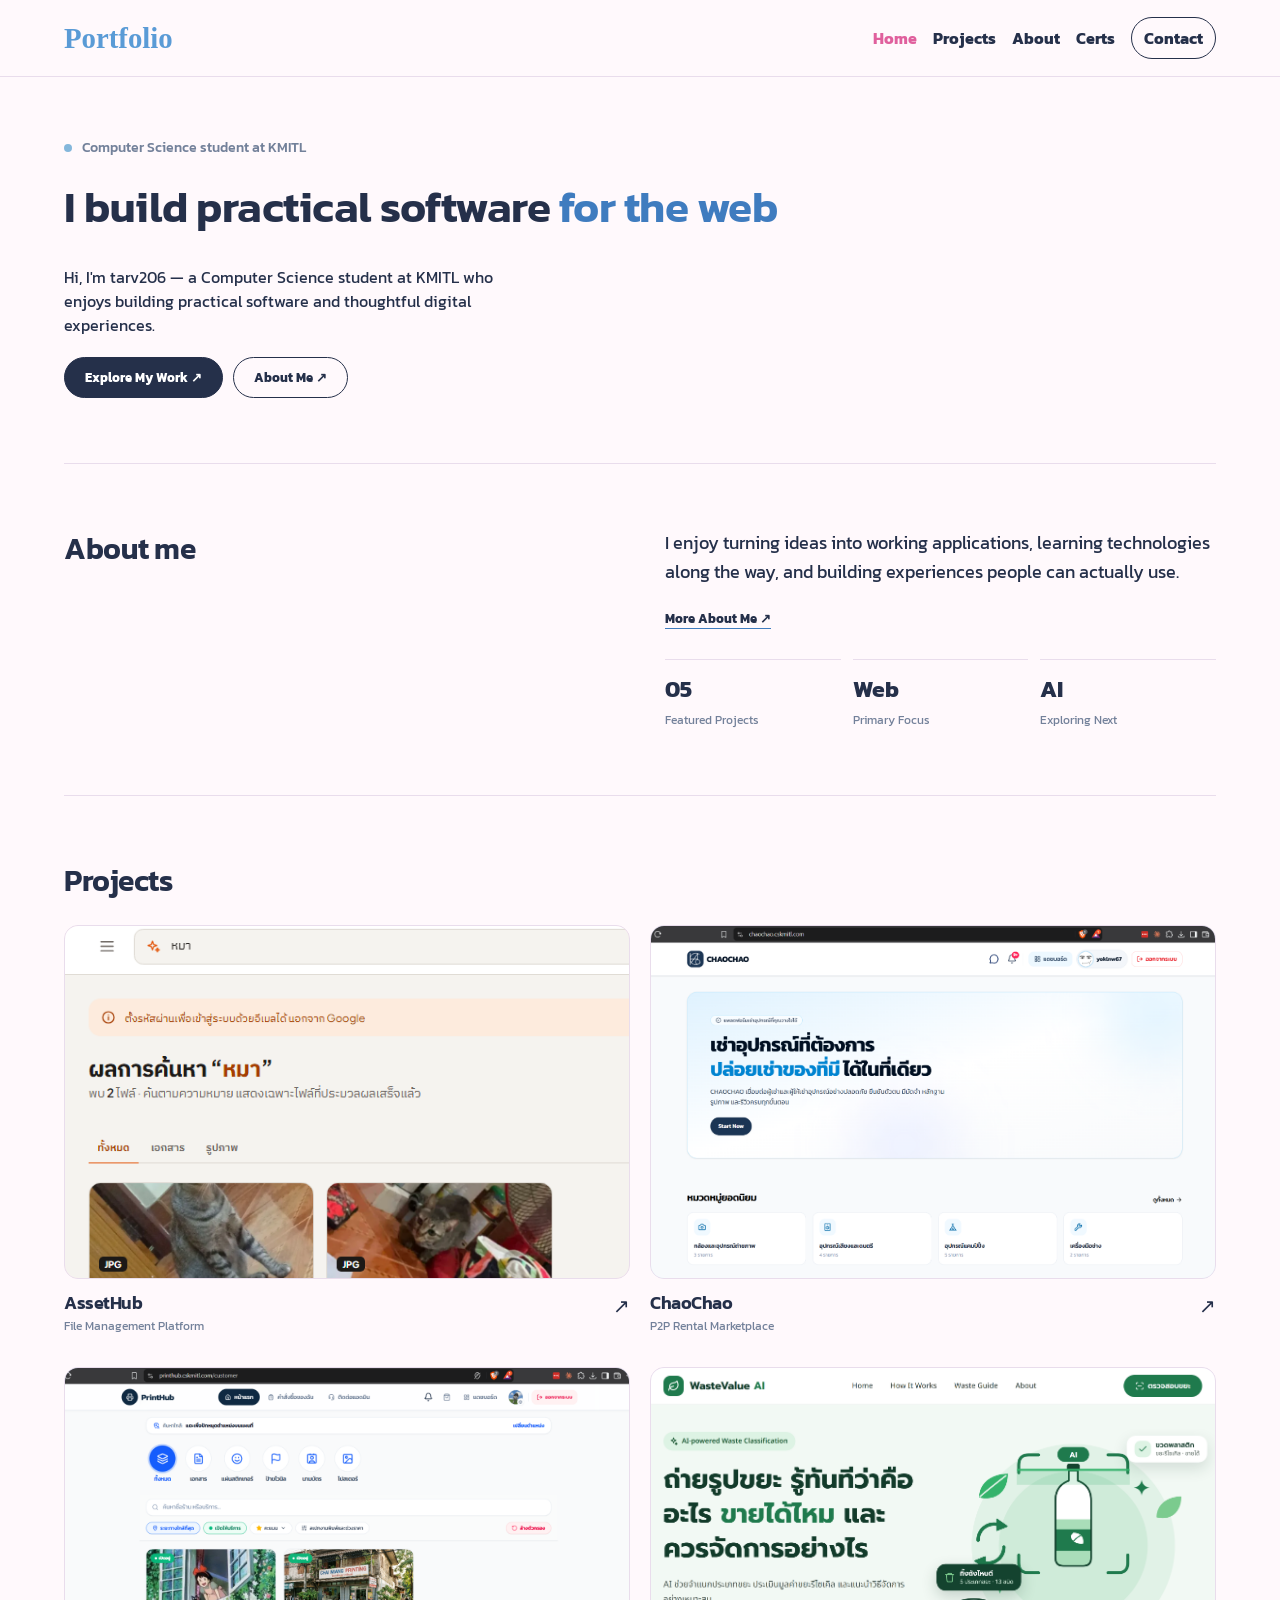
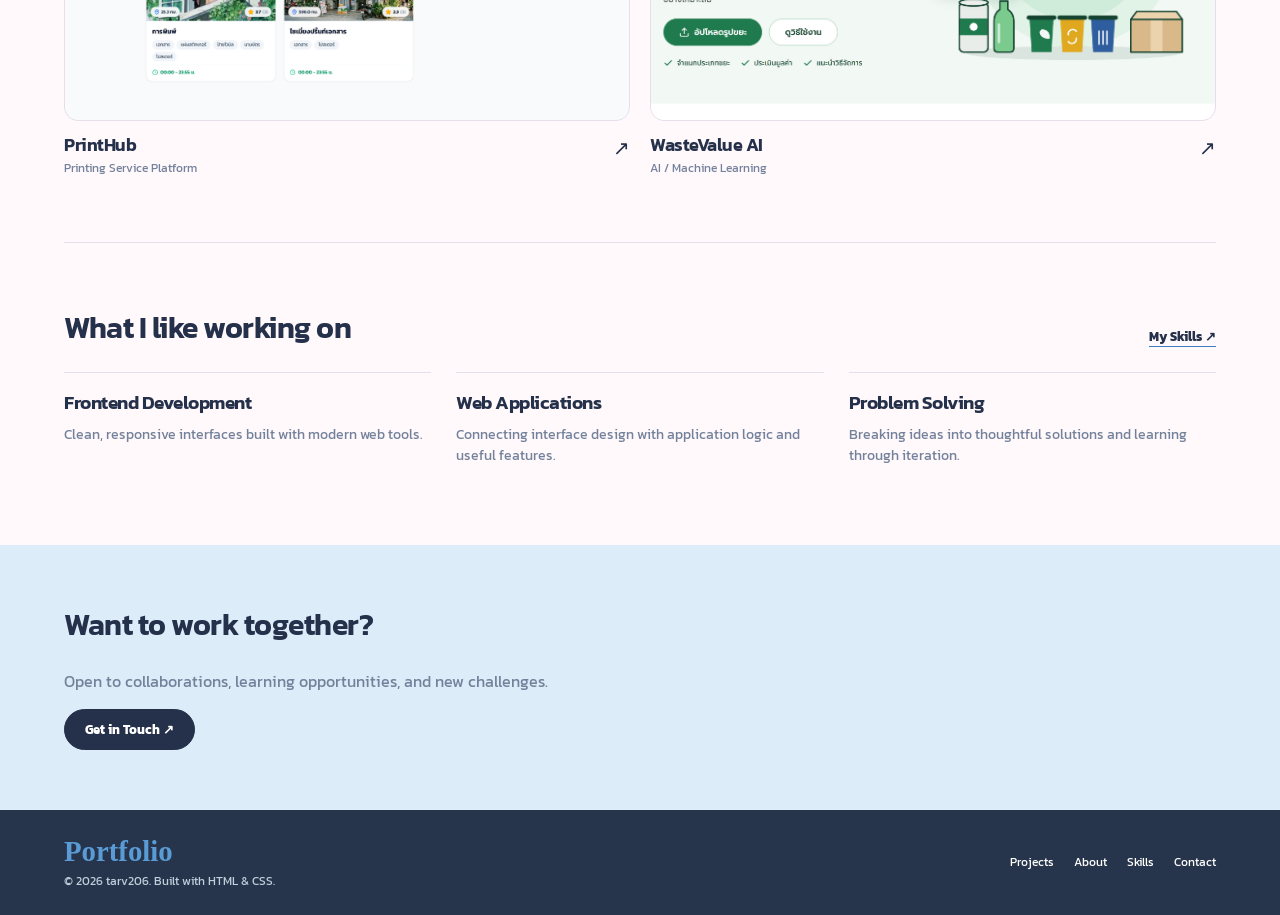
<file: index.html>
<!DOCTYPE html>
<html lang="en">
  <head>
    <meta charset="UTF-8" />
    <meta name="viewport" content="width=device-width, initial-scale=1.0" />
    <title>Home</title>
    <link rel="stylesheet" href="style.css" />
    <link rel="preconnect" href="https://fonts.googleapis.com" />
    <link rel="preconnect" href="https://fonts.gstatic.com" crossorigin />
    <link
      href="https://fonts.googleapis.com/css2?family=Kanit:ital,wght@0,100;0,200;0,300;0,400;0,500;0,600;0,700;0,800;0,900;1,100;1,200;1,300;1,400;1,500;1,600;1,700;1,800;1,900&family=Lato:ital,wght@0,100;0,300;0,400;0,700;0,900;1,100;1,300;1,400;1,700;1,900&family=Outfit:wght@100..900&family=Redaction+50:ital,wght@0,400;0,700;1,400&display=swap"
      rel="stylesheet"
    />
  </head>

  <body>
    <header class="site-header">
      <nav class="container nav">
        <a class="logo" href="index.html"> Portfolio </a>
        <div class="nav-links">
          <a class="active" href="index.html"> Home </a>
          <a href="index.html#projects"> Projects </a>
          <a href="about.html"> About </a>
          <a href="cert.html"> Certs </a>
          <a class="nav-contact" href="contact.html"> Contact </a>
        </div>
      </nav>
    </header>
    <main>
      <section class="hero container">
        <div class="hero-tag">
          <span class="status-dot"> </span>
          <span class="eyebrow"> Computer Science student at KMITL </span>
        </div>
        <h1>
          I build practical software
          <em> for the web </em>
        </h1>
        <div class="hero-lower">
          <div class="hero-copy">
            <p>
              Hi, I'm tarv206 — a Computer Science student at KMITL who enjoys
              building practical software and thoughtful digital experiences.
            </p>
            <div class="actions">
              <a class="button" href="index.html#projects"> Explore My Work ↗ </a>
              <a class="button outline" href="about.html"> About Me ↗ </a>
            </div>
        </div>
      </section>
      <div class="container line-divider"></div>
      <section class="section container split">
        <div>
          <h2>About me</h2>
        </div>
        <div>
          <p class="big-intro">
            I enjoy turning ideas into working applications, learning
            technologies along the way, and building experiences people can
            actually use.
          </p>
          <a class="text-link" href="about.html"> More About Me ↗ </a>
          <div class="stat-grid">
            <div class="stat">
              <strong> 05 </strong>
              <span> Featured Projects </span>
            </div>
            <div class="stat">
              <strong> Web </strong>
              <span> Primary Focus </span>
            </div>
            <div class="stat">
              <strong> AI </strong>
              <span> Exploring Next </span>
            </div>
          </div>
        </div>
      </section>
      <div class="container line-divider"></div>
      <section class="section container" id="projects">
        <div class="section-head">
          <div>
            <h2>Projects</h2>
          </div>
        </div>
        <div class="projects-grid">
          <a class="project-card" href="https://github.com/ZerapPare/asset-hub" target="_blank">
              <div class="project-frame">
                <img src="images/assethub.png" />
              </div>
            <div class="project-meta">
              <div>
                <h3>AssetHub</h3>
                <p>File Management Platform</p>
              </div>
              <span class="arrow"> ↗ </span>
            </div>
          </a>
          <a class="project-card" href="https://chaochao.cskmitl.com" target="_blank">
              <div class="project-frame">
                <img src="images/chaochao.png" />
              </div>
            <div class="project-meta">
              <div>
                <h3>ChaoChao</h3>
                <p>P2P Rental Marketplace</p>
              </div>
              <span class="arrow"> ↗ </span>
            </div>
          </a>
          <a class="project-card" href="https://printhub.cskmitl.com" target="_blank">
              <div class="project-frame">
                <img src="images/printhub.png" />
              </div>
            <div class="project-meta">
              <div>
                <h3>PrintHub</h3>
                <p>Printing Service Platform</p>
              </div>
              <span class="arrow"> ↗ </span>
            </div>
          </a>
          <a class="project-card" href="https://github.com/PotterWW/wastevalue">
              <div class="project-frame">
                <img src="images/wastevalue.png" />
              </div>
            <div class="project-meta">
              <div>
                <h3>WasteValue AI</h3>
                <p>AI / Machine Learning</p>
              </div>
              <span class="arrow"> ↗ </span>
            </div>
          </a>
        </div>
      </section>
      <div class="container line-divider"></div>
      <section class="section container">
        <div class="section-head">
          <div>
            <h2>What I like working on</h2>
          </div>
          <a class="text-link" href="skills.html"> My Skills ↗ </a>
        </div>
        <div class="three-grid">
          <div class="service">
            <h3>Frontend Development</h3>
            <p>Clean, responsive interfaces built with modern web tools.</p>
          </div>
          <div class="service">
            <h3>Web Applications</h3>
            <p>
              Connecting interface design with application logic and useful
              features.
            </p>
          </div>
          <div class="service">
            <h3>Problem Solving</h3>
            <p>
              Breaking ideas into thoughtful solutions and learning through
              iteration.
            </p>
          </div>
        </div>
      </section>
      <section class="cta">
        <div class="container">
          <h2>Want to work together?</h2>
          <p>
            Open to collaborations, learning opportunities, and new challenges.
          </p>
          <a class="button" href="contact.html">
            Get in Touch
            <span> ↗ </span>
          </a>
        </div>
      </section>
    </main>
    <footer class="site-footer">
      <div class="container footer-inner">
        <div>
          <a class="logo" href="index.html">
            Portfolio
          </a>
          <p>© 2026 tarv206. Built with HTML &amp; CSS.</p>
        </div>
        <div class="footer-links">
          <a href="index.html#projects"> Projects </a>
          <a href="about.html"> About </a>
          <a href="skills.html"> Skills </a>
          <a href="contact.html"> Contact </a>
        </div>
      </div>
    </footer>
  </body>
</html>
</file>
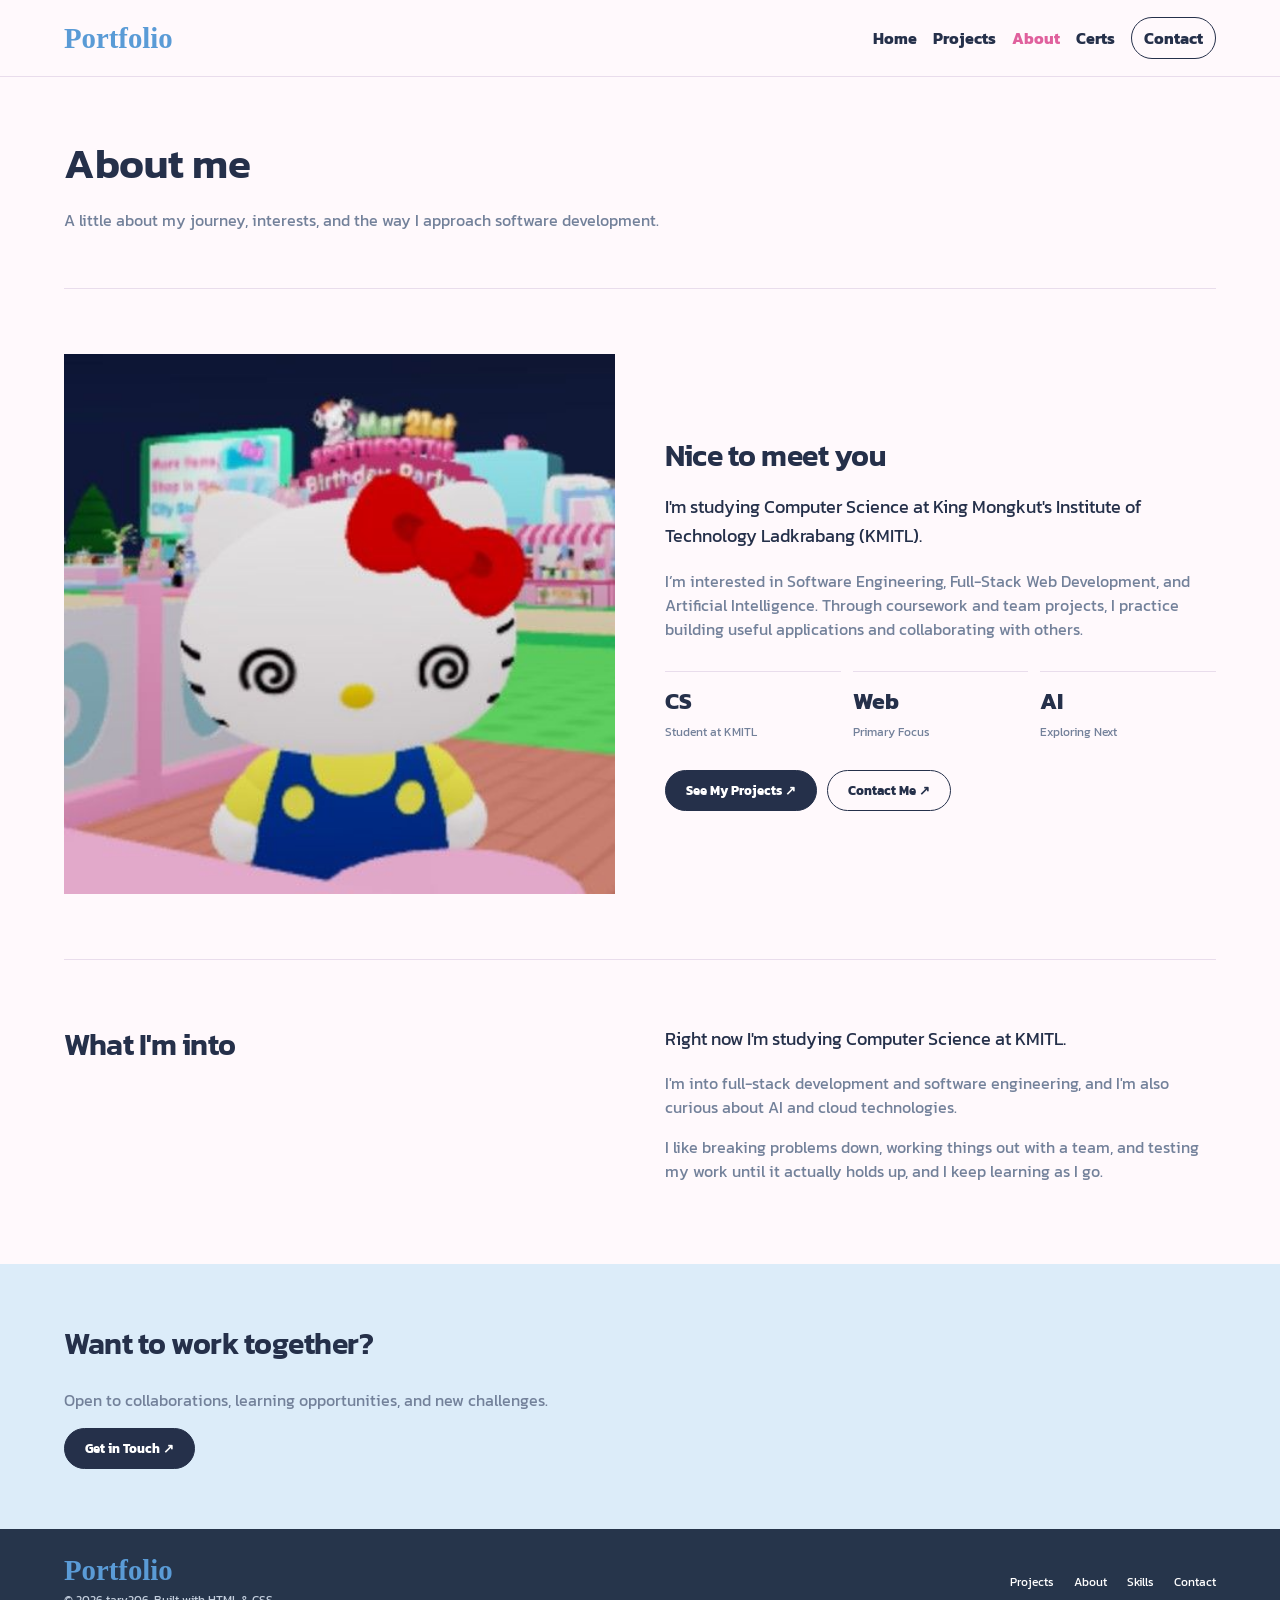
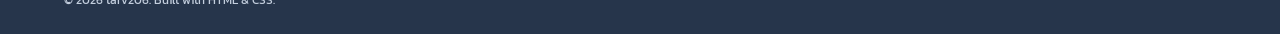
<file: about.html>
<!DOCTYPE html>
<html lang="en">
  <head>
    <meta charset="UTF-8" />
    <meta name="viewport" content="width=device-width, initial-scale=1.0" />
    <title>About</title>
    <link rel="stylesheet" href="style.css" />
    <link rel="preconnect" href="https://fonts.googleapis.com" />
    <link rel="preconnect" href="https://fonts.gstatic.com" crossorigin />
    <link
      href="https://fonts.googleapis.com/css2?family=Kanit:ital,wght@0,100;0,200;0,300;0,400;0,500;0,600;0,700;0,800;0,900;1,100;1,200;1,300;1,400;1,500;1,600;1,700;1,800;1,900&family=Lato:ital,wght@0,100;0,300;0,400;0,700;0,900;1,100;1,300;1,400;1,700;1,900&family=Outfit:wght@100..900&family=Redaction+50:ital,wght@0,400;0,700;1,400&display=swap"
      rel="stylesheet"
    />
  </head>

  <body>
    <header class="site-header">
      <nav class="container nav">
        <a class="logo" href="index.html"> Portfolio </a>
        <div class="nav-links">
          <a href="index.html"> Home </a>
          <a href="index.html#projects"> Projects </a>
          <a class="active" href="about.html"> About </a>
          <a href="cert.html"> Certs </a>
          <a class="nav-contact" href="contact.html"> Contact </a>
        </div>
      </nav>
    </header>
    <main>
      <section class="page-intro container">
        <h1>About me</h1>
        <p class="lead">
          A little about my journey, interests, and the way I approach software
          development.
        </p>
      </section>
      <div class="container line-divider"></div>
      <section class="section container split about-intro">
        <img class="about-photo" src="images/kitty Kitty.jpg" alt="">
        <div>
          <h2 class="about-title">Nice to meet you</h2>
          <p class="big-intro">
            I'm studying Computer Science at King Mongkut's Institute of
            Technology Ladkrabang (KMITL).
          </p>
          <p>
            I’m interested in Software Engineering, Full-Stack Web Development,
            and Artificial Intelligence. Through coursework and team projects, I
            practice building useful applications and collaborating with others.
          </p>
          <div class="stat-grid">
            <div class="stat">
              <strong> CS </strong>
              <span> Student at KMITL </span>
            </div>
            <div class="stat">
              <strong> Web </strong>
              <span> Primary Focus </span>
            </div>
            <div class="stat">
              <strong> AI </strong>
              <span> Exploring Next </span>
            </div>
          </div>
          <div class="actions about-actions">
            <a class="button" href="index.html#projects"> See My Projects ↗ </a>
            <a class="button outline" href="contact.html"> Contact Me ↗ </a>
          </div>
        </div>
      </section>
      <div class="container line-divider"></div>
      <section class="section container split">
        <h2>What I'm into</h2>
        <div>
          <p class="big-intro">
            Right now I'm studying Computer Science at KMITL.
          </p>
          <p>
            I'm into full-stack development and software engineering, and I'm
            also curious about AI and cloud technologies.
          </p>
          <p>
            I like breaking problems down, working things out with a team, and
            testing my work until it actually holds up, and I keep learning as
            I go.
          </p>
        </div>
      </section>
      <section class="cta">
        <div class="container">
          <h2>Want to work together?</h2>
          <p>
            Open to collaborations, learning opportunities, and new challenges.
          </p>
          <a class="button" href="contact.html">
            Get in Touch
            <span> ↗ </span>
          </a>
        </div>
      </section>
    </main>
    <footer class="site-footer">
      <div class="container footer-inner">
        <div>
          <a class="logo" href="index.html"> Portfolio </a>
          <p>© 2026 tarv206. Built with HTML &amp; CSS.</p>
        </div>
        <div class="footer-links">
          <a href="index.html#projects"> Projects </a>
          <a href="about.html"> About </a>
          <a href="skills.html"> Skills </a>
          <a href="contact.html"> Contact </a>
        </div>
      </div>
    </footer>
  </body>
</html>
</file>
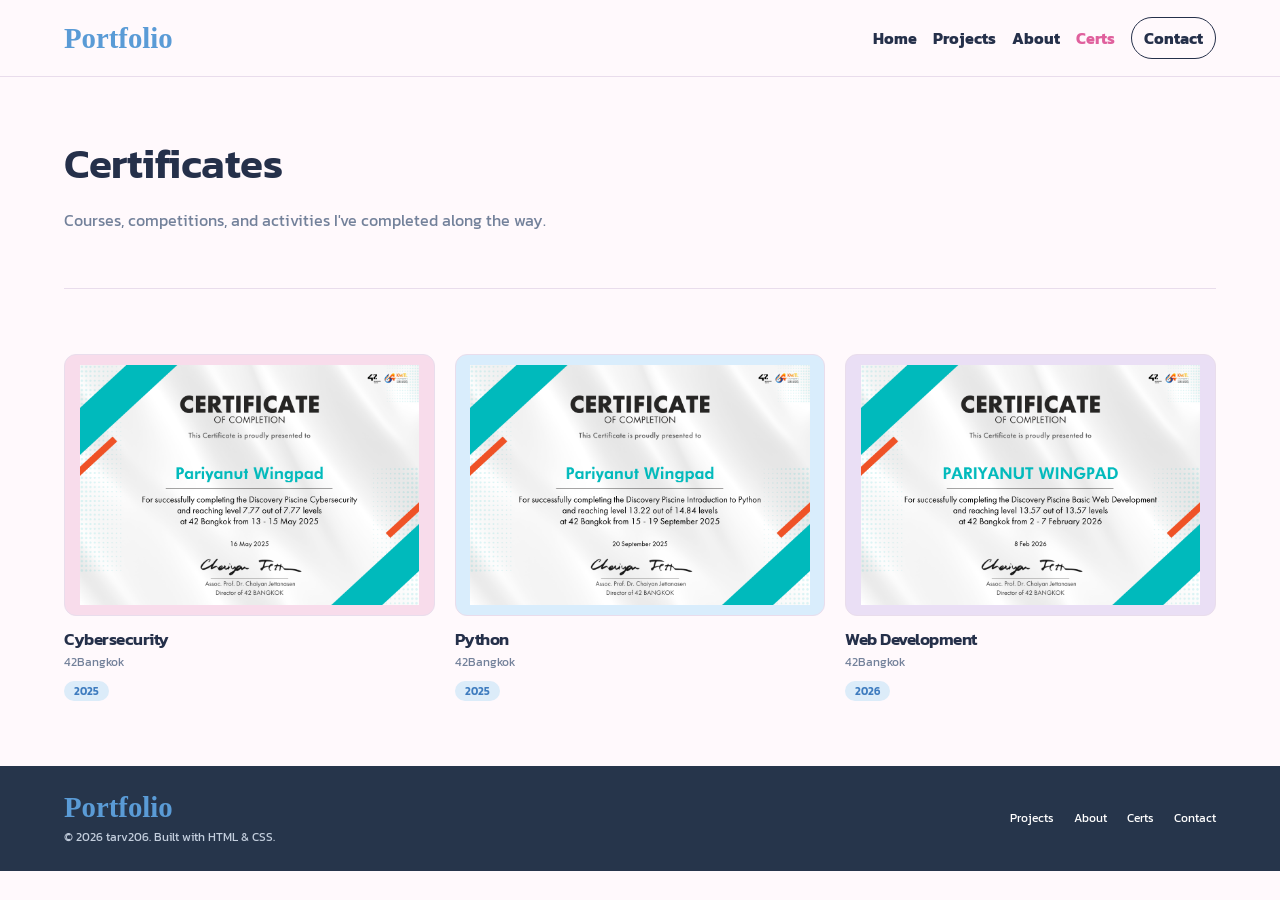
<file: cert.html>
<!DOCTYPE html>
<html lang="en">
  <head>
    <meta charset="UTF-8" />
    <meta name="viewport" content="width=device-width, initial-scale=1.0" />
    <title>Certificates</title>
    <link rel="stylesheet" href="style.css" />
    <link rel="preconnect" href="https://fonts.googleapis.com" />
    <link rel="preconnect" href="https://fonts.gstatic.com" crossorigin />
    <link
      href="https://fonts.googleapis.com/css2?family=Kanit:ital,wght@0,100;0,200;0,300;0,400;0,500;0,600;0,700;0,800;0,900;1,100;1,200;1,300;1,400;1,500;1,600;1,700;1,800;1,900&family=Lato:ital,wght@0,100;0,300;0,400;0,700;0,900;1,100;1,300;1,400;1,700;1,900&family=Outfit:wght@100..900&family=Redaction+50:ital,wght@0,400;0,700;1,400&display=swap"
      rel="stylesheet"
    />
  </head>
  <body>
    <header class="site-header">
      <nav class="container nav">
        <a class="logo" href="index.html"> Portfolio </a>
        <div class="nav-links">
          <a href="index.html"> Home </a>
          <a href="index.html#projects"> Projects </a>
          <a href="about.html"> About </a>
          <a class="active" href="cert.html"> Certs </a>
          <a class="nav-contact" href="contact.html"> Contact </a>
        </div>
      </nav>
    </header>
    <main>
      <section class="page-intro container">
        <h1>Certificates</h1>
        <p class="lead">
          Courses, competitions, and activities I've completed along the way.
        </p>
      </section>
      <div class="container line-divider"></div>
      <section class="section container">
        <div class="certs-grid">

          <div class="cert-card">
            <div class="cert-frame">
              <img src="images/Cyber.png" />
            </div>
            <div class="cert-meta">
              <h3>Cybersecurity</h3>
              <p>42Bangkok</p>
              <span class="cert-date">2025</span>
            </div>
          </div>

          <div class="cert-card">
            <div class="cert-frame">
              <img src="images/Python.png" />
            </div>
            <div class="cert-meta">
              <h3>Python</h3>
              <p>42Bangkok</p>
              <span class="cert-date">2025</span>
            </div>
          </div>
          
          <div class="cert-card">
            <div class="cert-frame">
              <img src="images/Web.png" />
            </div>
            <div class="cert-meta">
              <h3>Web Development</h3>
              <p>42Bangkok</p>
              <span class="cert-date">2026</span>
            </div>
          </div>
        </div>
      </section>
    </main>

    <footer class="site-footer">
      <div class="container footer-inner">
        <div>
          <a class="logo" href="index.html"> Portfolio </a>
          <p>© 2026 tarv206. Built with HTML &amp; CSS.</p>
        </div>
        <div class="footer-links">
          <a href="index.html#projects"> Projects </a>
          <a href="about.html"> About </a>
          <a href="cert.html"> Certs </a>
          <a href="contact.html"> Contact </a>
        </div>
      </div>
    </footer>
  </body>
</html>
</file>
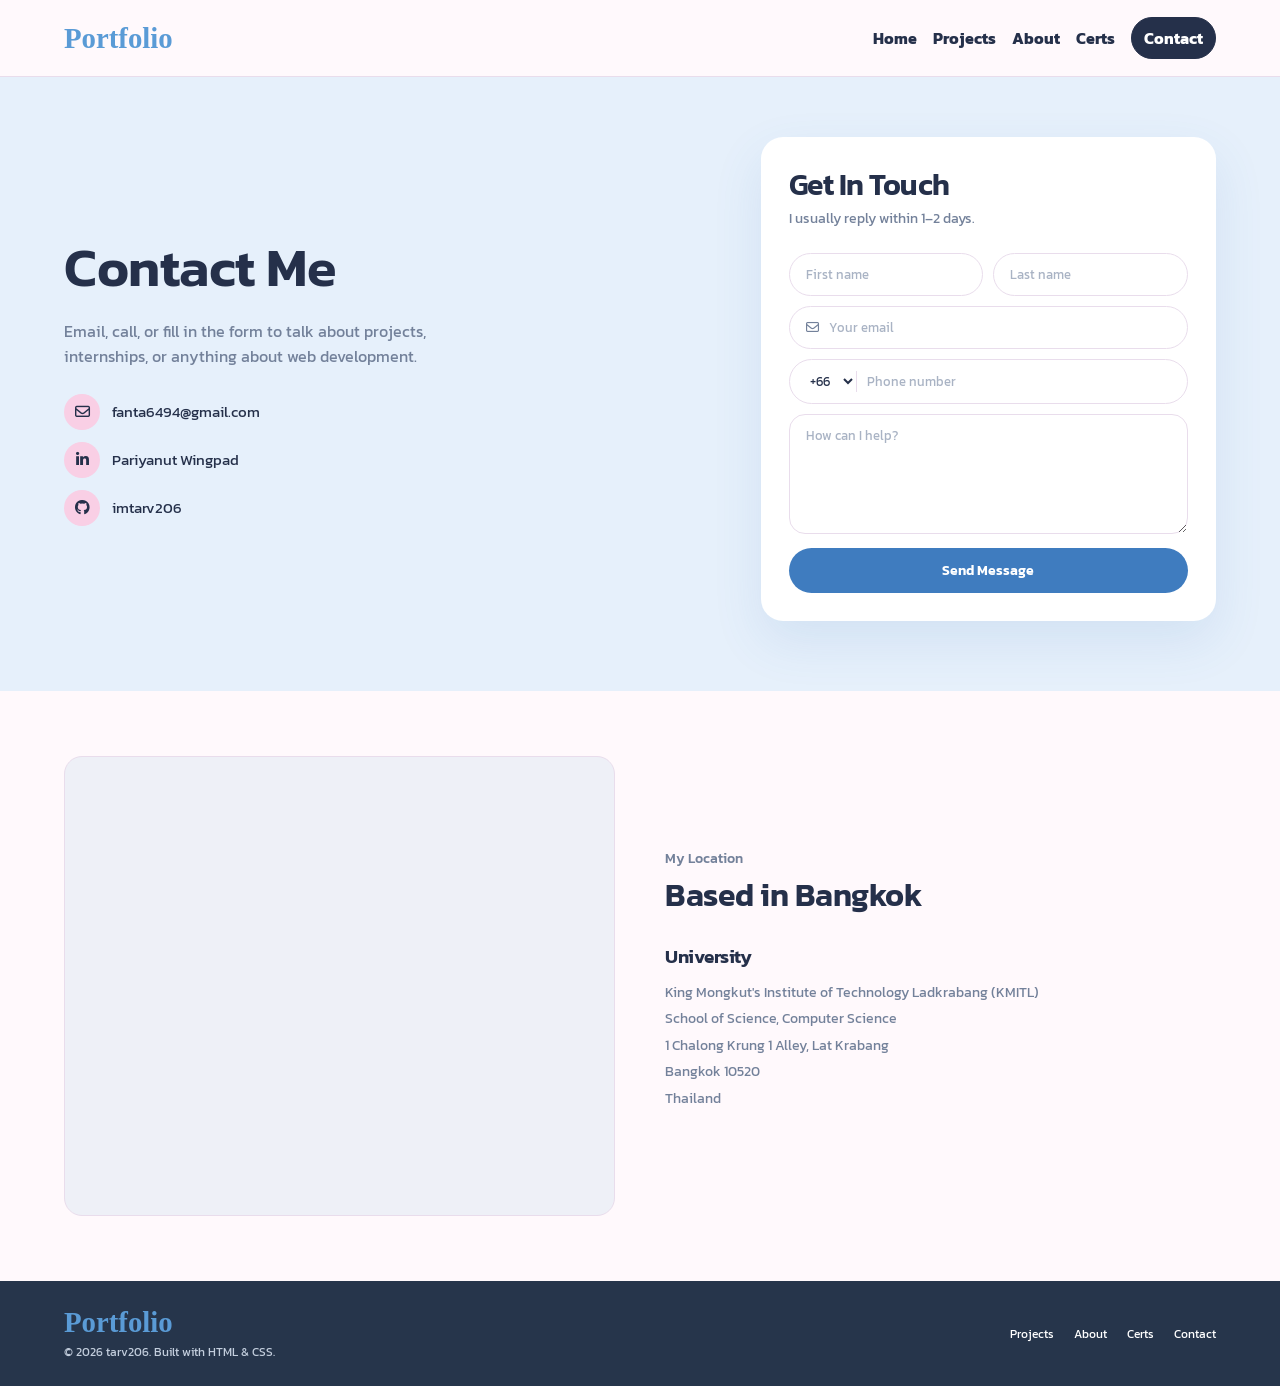
<file: contact.html>
<!DOCTYPE html>
<html lang="en">
  <head>
    <meta charset="UTF-8" />
    <meta name="viewport" content="width=device-width, initial-scale=1.0" />
    <title>Contact</title>
    <link rel="stylesheet" href="style.css" />
    <link rel="preconnect" href="https://fonts.googleapis.com" />
    <link rel="preconnect" href="https://fonts.gstatic.com" crossorigin />
    <link
      href="https://fonts.googleapis.com/css2?family=Kanit:ital,wght@0,100;0,200;0,300;0,400;0,500;0,600;0,700;0,800;0,900;1,100;1,200;1,300;1,400;1,500;1,600;1,700;1,800;1,900&family=Lato:ital,wght@0,100;0,300;0,400;0,700;0,900;1,100;1,300;1,400;1,700;1,900&family=Outfit:wght@100..900&family=Redaction+50:ital,wght@0,400;0,700;1,400&display=swap"
      rel="stylesheet"
    />
    <link
      rel="stylesheet"
      href="https://cdnjs.cloudflare.com/ajax/libs/font-awesome/6.5.2/css/all.min.css"
    />
  </head>
  <body>
    <header class="site-header">
      <nav class="container nav">
        <a class="logo" href="index.html"> Portfolio </a>
        <div class="nav-links">
          <a href="index.html"> Home </a>
          <a href="index.html#projects"> Projects </a>
          <a href="about.html"> About </a>
          <a href="cert.html"> Certs </a>
          <a class="nav-contact active" href="contact.html"> Contact </a>
        </div>
      </nav>
    </header>
    <main>
      <section class="contact">
        <div class="container contact-split">
          <div class="contact-left">
            <h1>Contact Me</h1>
            <p>
              Email, call, or fill in the form to talk about projects,
              internships, or anything about web development.
            </p>
            <div class="link-to">
              <a href="mailto:fanta6494@gmail.com" class="email">
                <i class="fa-regular fa-envelope"></i>
                fanta6494@gmail.com
              </a>
              <a
                href="https://www.linkedin.com/in/your-profile"
                class="linkedin"
                target="_blank"
              >
                <i class="fa-brands fa-linkedin-in"></i>
                Pariyanut Wingpad
              </a>
              <a
                href="https://github.com/imtarv206"
                class="github"
                target="_blank"
              >
                <i class="fa-brands fa-github"></i>
                imtarv206
              </a>
            </div>
          </div>
          <div class="contact-right">
            <form
              action="mailto:fanta6494@gmail.com"
              method="post"
              enctype="text/plain"
              class="contact-card"
            >
              <h2>Get In Touch</h2>
              <p>I usually reply within 1–2 days.</p>
              <div class="field-name">
                <input
                  class="field"
                  type="text"
                  name="first-name"
                  placeholder="First name"
                  required
                />
                <input
                  class="field"
                  type="text"
                  name="last-name"
                  placeholder="Last name"
                />
              </div>

              <label class="field field-email">
                <i class="fa-regular fa-envelope"></i>
                <input
                  type="email"
                  name="email"
                  placeholder="Your email"
                  required
                />
              </label>

              <div class="field field-phone">
                <select name="country-code">
                  <option value="+66">+66</option>
                  <option value="+1">+1</option>
                  <option value="+44">+44</option>
                  <option value="+81">+81</option>
                </select>
                <input type="tel" name="phone" placeholder="Phone number" />
              </div>

              <textarea
                class="field"
                name="message"
                rows="5"
                maxlength="500"
                placeholder="How can I help?"
                required
              ></textarea>

              <button class="contact-submit" type="submit">Send Message</button>
            </form>
          </div>
        </div>
      </section>
      <section class="map">
        <div class="container map-split">
          <div class="map-left">
            <iframe
              src="https://maps.google.com/maps?q=King%20Mongkut%27s%20Institute%20of%20Technology%20Ladkrabang&z=15&output=embed"
              loading="lazy"
              referrerpolicy="no-referrer-when-downgrade"
            ></iframe>
          </div>
          <div class="map-right">
            <span class="eyebrow">My Location</span>
            <h2>Based in Bangkok</h2>
            <h3>University</h3>
            <p>
              King Mongkut's Institute of Technology Ladkrabang (KMITL)<br />
              School of Science, Computer Science<br />
              1 Chalong Krung 1 Alley, Lat Krabang<br />
              Bangkok 10520<br />
              Thailand
            </p>
          </div>
        </div>
      </section>
    </main>
    <footer class="site-footer">
      <div class="container footer-inner">
        <div>
          <a class="logo" href="index.html"> Portfolio </a>
          <p>© 2026 tarv206. Built with HTML &amp; CSS.</p>
        </div>
        <div class="footer-links">
          <a href="index.html#projects"> Projects </a>
          <a href="about.html"> About </a>
          <a href="cert.html"> Certs </a>
          <a href="contact.html"> Contact </a>
        </div>
      </div>
    </footer>
  </body>
</html>
</file>
<file: style.css>
/* 1. Variables */
:root {
  --bg: #fff9fc;
  --text: #25304a;
  --muted: #73819a;
  --line: #e9ddec;
  --pink: #f9cfe5;
  --pink-strong: #e0609d; /* ชมพูเข้มสำหรับตัวหนังสือ (ชมพูอ่อนอ่านไม่ออก) */
  --blue: #5a9bd6;
  --accent: #3f7cbf;
  --white: #fff;
  --max: 1180px;
}
/* 2. Basic styles */
html {
  scroll-behavior: smooth;
  scroll-padding-top: 90px; /* กันหัวข้อโดน navbar ที่ sticky บัง */
}
* {
  box-sizing: border-box;
}

body {
  margin: 0;
  font-family: "Kanit", sans-serif;
  color: var(--text);
  background: var(--bg);
}

img {
  display: block;
  max-width: 100%;
}

/* Typography */
h1, h2, h3 {
  margin-top: 0;
  font-weight: 600;
  line-height: 1.3;
  letter-spacing: -0.5px;
}
h1 { font-size: 44px; }
h2 { font-size: 30px; }
h3 { font-size: 19px; }

p {
  margin-top: 0;
  color: var(--muted);
}

/* 3. Layout */
.container {
  width: 90%;
  max-width: var(--max);
  margin: 0 auto;
}
.section {
  padding: 65px 0;
}
.line-divider {
  border-top: 1px solid var(--line);
}
.eyebrow {
  color: var(--muted);
  font-size: 14px;
  font-weight: 500;
}
.section-head {
  display: flex;
  justify-content: space-between;
  align-items: end;
  gap: 20px;
  margin-bottom: 25px;
}
.section-head h2 {
  max-width: 700px;
  margin: 0;
}
.split {
  display: grid;
  grid-template-columns: 1fr 1fr;
  gap: 50px;
}

/* 4. Navbar */
a {
  color: inherit;
  text-decoration: none;
}
.site-header {
  position: sticky;
  top: 0;
  z-index: 100;
  background: var(--bg);
  border-bottom: 1px solid var(--line);
}
.nav {
  display: flex;
  align-items: center;
  justify-content: space-between;
  gap: 24px;
  min-height: 76px;
}
.logo {
  font-family: 'Redaction 50', serif;
  font-weight: 700;
  font-size: 1.8rem;
  color: var(--blue);
}
.nav-links {
  display: flex;
  align-items: center;
  gap: 16px;
  font-weight: 700;
  color: var(--text);
}
.nav-links a {
  padding: 9px 0;
  transition: color 0.2s ease;
}
/* หน้าที่กำลังเปิดอยู่ + ตอน hover: ตัวหนังสือสีชมพู (ใส่ class="active" ที่ลิงก์ของหน้านั้น)
   ยกเว้นลิงก์ Projects ไม่มี hover และ Contact ใช้ hover ของตัวเอง */
.nav-links a:not([href$="#projects"]):not(.nav-contact):hover,
.nav-links a.active {
  color: var(--pink-strong);
}
.nav-contact {
  border: 1px solid var(--text);
  padding: 8px 12px !important;
  border-radius: 30px;
}
.nav-links .nav-contact:hover {
  background: var(--text);
  color: white;
}
/* Contact ตอนอยู่หน้า contact: ปุ่มเป็นสีเข้ม (ไม่ใช้ตัวหนังสือชมพู) */
.nav-links .nav-contact.active {
  background: var(--text);
  color: var(--white);
}
/* 5. Buttons and links */
.actions {
  display: flex;
  flex-wrap: wrap;
  gap: 10px;
}
.button {
  display: inline-block;
  background: var(--text);
  border: 1px solid var(--text);
  border-radius: 25px;
  color: var(--white);
  padding: 10px 20px;
  font-size: 13px;
  font-weight: 700;
}
.button:hover {
  background: var(--accent);
  border-color: var(--accent);
}
.button.outline {
  background: transparent;
  color: var(--text);
}
.button.outline:hover {
  background: var(--blue);
}
.text-link {
  display: inline-block;
  border-bottom: 1px solid var(--accent);
  font-size: 13px;
  font-weight: 700;
}

/* 6. Home hero */
.hero {
  padding: 60px 0 65px;
}
.hero-tag {
  display: flex;
  align-items: center;
  gap: 10px;
  margin-bottom: 20px;
}
.status-dot {
  width: 8px;
  height: 8px;
  border-radius: 50%;
  background: #84b7db;
}
.hero h1 {
  max-width: 850px;
  margin-bottom: 30px;
}
.hero h1 em {
  color: var(--accent);
  font-style: normal;
}
.hero-lower {
  display: grid;
  grid-template-columns: 1fr 1fr;
  gap: 45px;
  align-items: center;
}
.hero-copy {
  max-width: 440px;
}
.hero-copy p {
  font-size: 16px;
  color: var(--text);
}
.hero-copy .actions {
  margin-top: 20px;
}

/* 7. About preview and small stats */
.big-intro {
  font-size: 18px;
  color: var(--text);
  line-height: 1.6;
}
.stat-grid {
  display: grid;
  grid-template-columns: repeat(3, 1fr);
  gap: 12px;
  margin-top: 30px;
}
.stat {
  border-top: 1px solid var(--line);
  padding-top: 12px;
}
.stat strong {
  display: block;
  font-size: 23px;
}
.stat span {
  font-size: 12px;
  color: var(--muted);
}

/* 8. Project cards */
.projects-grid {
  display: grid;
  grid-template-columns: repeat(2, 1fr);
  gap: 32px 20px;
}
.project-card {
  display: block;
  min-width: 0;
}
/* รูปเต็มกรอบ ส่วนสีพาสเทลจะเห็นเฉพาะตอนยังไม่มีรูป */
.project-frame {
  aspect-ratio: 16 / 10;
  border: 1px solid var(--line);
  border-radius: 14px;
  background: #eef0f7;
  overflow: hidden;
  transition: box-shadow 0.35s ease;
}
.project-card:nth-child(4n + 1) .project-frame {
  background: #f8dceb;
}
.project-card:nth-child(4n + 2) .project-frame {
  background: #d9edfc;
}
.project-card:nth-child(4n + 3) .project-frame {
  background: #d2e6f6;
}
.project-card:nth-child(4n + 4) .project-frame {
  background: #eadff5;
}
.project-frame img {
  width: 100%;
  height: 100%;
  object-fit: cover;
  object-position: top; /* โชว์ส่วนบนของ screenshot (header ของเว็บ) */
  transition: transform 0.5s ease;
}
.project-frame img[src=""] {
  visibility: hidden; /* ยังไม่มีรูป: เหลือแค่พื้นสี ไม่มีไอคอนรูปเสีย */
}
.project-card:hover .project-frame {
  box-shadow: 0 14px 30px #283f5a1f;
}
.project-card:hover .project-frame img {
  transform: scale(1.04); /* ซูมเข้านิดเดียวตอน hover */
}
.project-card:hover .project-meta h3,
.project-card:hover .arrow {
  color: var(--accent);
}
.project-meta {
  display: flex;
  justify-content: space-between;
  gap: 12px;
  margin-top: 12px;
}
.project-meta h3 {
  font-size: 18px;
  margin-bottom: 3px;
  transition: color 0.2s ease;
}
.project-meta p {
  font-size: 12px;
  margin: 0;
}
.arrow {
  font-size: 20px;
}

/* 9. Services, call to action and footer */
.three-grid {
  display: grid;
  grid-template-columns: repeat(3, 1fr);
  gap: 25px;
}
.service {
  padding-top: 18px;
  border-top: 1px solid var(--line);
}
.service h3 {
  margin: 0 0 8px;
}
.service p {
  font-size: 14px;
}
.cta {
  background: #dcecf9;
  padding: 60px 0;
}
.cta h2 {
  max-width: 680px;
}
.site-footer {
  background: #26354b;
  color: white;
  padding: 25px 0;
}
.footer-inner {
  display: flex;
  justify-content: space-between;
  align-items: center;
  gap: 20px;
}
.footer-inner p {
  color: #c3cedd;
  font-size: 12px;
  margin: 4px 0 0;
}
.footer-links {
  display: flex;
  gap: 20px;
  font-size: 12px;
}
.footer-links a:hover {
  color: var(--pink);
}

/* 10. About page */
.page-intro {
  padding: 60px 0 40px;
}
.page-intro h1 {
  max-width: 800px;
  margin: 0 0 16px;
  font-size: 42px;
}
.page-intro .lead {
  max-width: 650px;
  font-size: 16px;
}
.about-intro {
  align-items: center;
}
.about-photo {
  width: 100%;
  aspect-ratio: 4 / 5;
  max-height: 540px;
  object-fit: cover;
}
.about-title {
  margin: 0 0 18px;
}
.about-actions {
  margin-top: 28px;
}

/* 11. Certificates page */
.certs-grid {
  display: grid;
  grid-template-columns: repeat(3, 1fr);
  gap: 32px 20px;
}
.cert-card {
  display: block;
  min-width: 0;
}
/* เกียรติบัตรส่วนใหญ่เป็น A4 แนวนอน (√2 : 1) */
.cert-frame {
  aspect-ratio: 1.414 / 1;
  border: 1px solid var(--line);
  border-radius: 12px;
  background: var(--white);
  overflow: hidden;
  padding: 10px;
}
.cert-card:nth-child(3n + 1) .cert-frame {
  background: #f8dceb;
}
.cert-card:nth-child(3n + 2) .cert-frame {
  background: #d9edfc;
}
.cert-card:nth-child(3n + 3) .cert-frame {
  background: #eadff5;
}
.cert-frame img {
  width: 100%;
  height: 100%;
  object-fit: contain; /* โชว์เกียรติบัตรทั้งใบ ไม่ครอป */
}
.cert-frame img[src=""] {
  visibility: hidden; /* ยังไม่มีรูป: เหลือแค่พื้นสี */
}
.cert-meta {
  margin-top: 12px;
}
.cert-meta h3 {
  font-size: 17px;
  margin-bottom: 3px;
}
.cert-meta p {
  font-size: 12px;
  margin: 0 0 6px;
}
.cert-date {
  display: inline-block;
  font-size: 11px;
  font-weight: 600;
  color: var(--accent);
  background: #dcecf9;
  padding: 2px 10px;
  border-radius: 20px;
}

/* 12. Contact page */
/* ลิงก์ติดต่อ: ไอคอนในวงกลมชมพู + ข้อความ */
.link-to {
  display: flex;
  flex-direction: column;
  gap: 12px;
  margin-top: 24px;
}
.link-to a {
  display: flex;
  align-items: center;
  gap: 12px;
  width: fit-content;
  font-size: 15px;
  transition: color 0.2s ease;
}
.link-to i {
  display: grid;
  place-items: center;
  width: 36px;
  height: 36px;
  border-radius: 50%;
  background: var(--pink);
  color: var(--text);
  font-size: 15px;
  transition: background 0.2s ease, color 0.2s ease;
}
.link-to a:hover {
  color: var(--pink-strong);
}
.link-to a:hover i {
  background: var(--pink-strong);
  color: var(--white);
}

.contact {
  background: #e6f0fb;
  padding: 60px 0 70px;
}
.contact-split{
  display: grid;
  grid-template-columns: 1.4fr 1fr;
  gap: 60px;
  align-items: center; /* ฝั่งซ้ายอยู่กึ่งกลางแนวตั้งของการ์ดฟอร์ม */
}
.contact-left h1 {
  font-size: 54px;
  margin-bottom: 16px;
}
.contact-left > p {
  max-width: 400px; /* บรรทัดไม่ยาวเกิน อ่านง่าย */
  line-height: 1.6;
}
.contact-card {
  background: var(--white);
  border-radius: 22px;
  padding: 28px;
  box-shadow: 0 20px 50px #3f7cbf1f;
}
.contact-card h2 {
  margin: 0 0 4px;
}
.contact-card > p {
  font-size: 14px;
  margin-bottom: 24px;
}
.field-name {
  display: grid;
  grid-template-columns: 1fr 1fr;
  gap: 10px;
}
.field {
  display: flex;
  align-items: center;
  gap: 10px;
  width: 100%;
  margin-bottom: 10px;
  padding: 11px 16px;
  border: 1px solid var(--line);
  border-radius: 24px;
  background: var(--white);
  color: var(--text);
  font: inherit;
  font-size: 13px;
  transition: border-color 0.2s ease;
}
.field:focus,
.field:focus-within {
  outline: none;
  border-color: var(--blue);
}
.field input,
.field select {
  flex: 1;
  min-width: 0;
  padding: 0;
  border: 0;
  outline: none;
  background: transparent;
  color: inherit;
  font: inherit;
}
.field::placeholder,
.field input::placeholder {
  color: #a9b3c4;
}
.field-email i {
  color: var(--muted);
}
.field-phone select {
  flex: 0 0 auto;
  padding-right: 10px;
  border-right: 1px solid var(--line);
  cursor: pointer;
}
textarea.field {
  display: block;
  min-height: 120px;
  border-radius: 16px;
  resize: vertical;
}
.contact-submit {
  width: 100%;
  margin-top: 4px;
  padding: 12px;
  border: 0;
  border-radius: 24px;
  background: var(--accent);
  color: var(--white);
  font: inherit;
  font-size: 14px;
  font-weight: 600;
  cursor: pointer;
  transition: background 0.2s ease;
}
.contact-submit:hover {
  background: var(--pink-strong);
}

/* ส่วนแผนที่ */
.map {
  padding: 65px 0;
}
.map-split {
  display: grid;
  grid-template-columns: 1fr 1fr;
  gap: 50px;
  align-items: center;
}
.map-left {
  height: 460px;
  border: 1px solid var(--line);
  border-radius: 18px;
  overflow: hidden;
  background: #eef0f7;
}
.map-left iframe {
  display: block;
  width: 100%;
  height: 100%;
  border: 0;
}
.map-right h2 {
  font-size: 32px;
  margin: 6px 0 28px;
}
.map-right h3 {
  margin-bottom: 10px;
}
.map-right p {
  font-size: 14px;
  line-height: 1.9;
}

/* 13. Tablet */
@media (max-width: 800px) {
  h1 {
    font-size: 36px;
  }
  h2 {
    font-size: 26px;
  }
  .nav {
    flex-wrap: wrap;
    justify-content: center;
    padding: 12px 0;
  }
  .nav-links {
    flex-wrap: wrap;
    justify-content: center;
    gap: 15px;
  }
  .hero-lower,
  .split,
  .contact-split,
  .map-split {
    grid-template-columns: 1fr;
    gap: 24px;
  }
  .contact-split {
    gap: 40px; /* เว้นระหว่างข้อความกับการ์ดฟอร์มให้มากกว่าปกติ */
  }
  .contact-left h1 {
    font-size: 42px;
  }
  .map-left {
    height: 400px;
  }
  .three-grid,
  .certs-grid {
    grid-template-columns: repeat(2, 1fr);
  }
  .page-intro h1 {
    font-size: 36px;
  }
  .about-photo {
    max-height: 440px;
  }
}

/* 14. Mobile */
@media (max-width: 600px) {
  body {
    font-size: 14px;
  }
  h1 {
    font-size: 30px;
  }
  h2 {
    font-size: 24px;
  }
  h3 {
    font-size: 17px;
  }
  .container {
    width: 92%;
  }
  .section {
    padding: 45px 0;
  }
  .hero {
    padding: 40px 0;
  }
  .hero-copy p {
    font-size: 14px;
  }
  .section-head {
    align-items: start;
    flex-direction: column;
  }
  .projects-grid,
  .certs-grid,
  .three-grid {
    grid-template-columns: 1fr;
  }
  .contact {
    padding: 40px 0 50px;
  }
  .contact-left h1 {
    font-size: 34px;
  }
  .contact-card {
    padding: 22px 18px;
  }
  .field-name {
    grid-template-columns: 1fr;
    gap: 0;
  }
  .map {
    padding: 45px 0;
  }
  .map-left {
    height: 340px;
  }
  .stat-grid {
    grid-template-columns: repeat(3, 1fr);
  }
  .page-intro {
    padding: 45px 0 28px;
  }
  .page-intro h1 {
    font-size: 30px;
  }
  .footer-inner {
    flex-wrap: wrap;
  }
  .footer-links {
    flex-wrap: wrap;
  }
}
</file>
